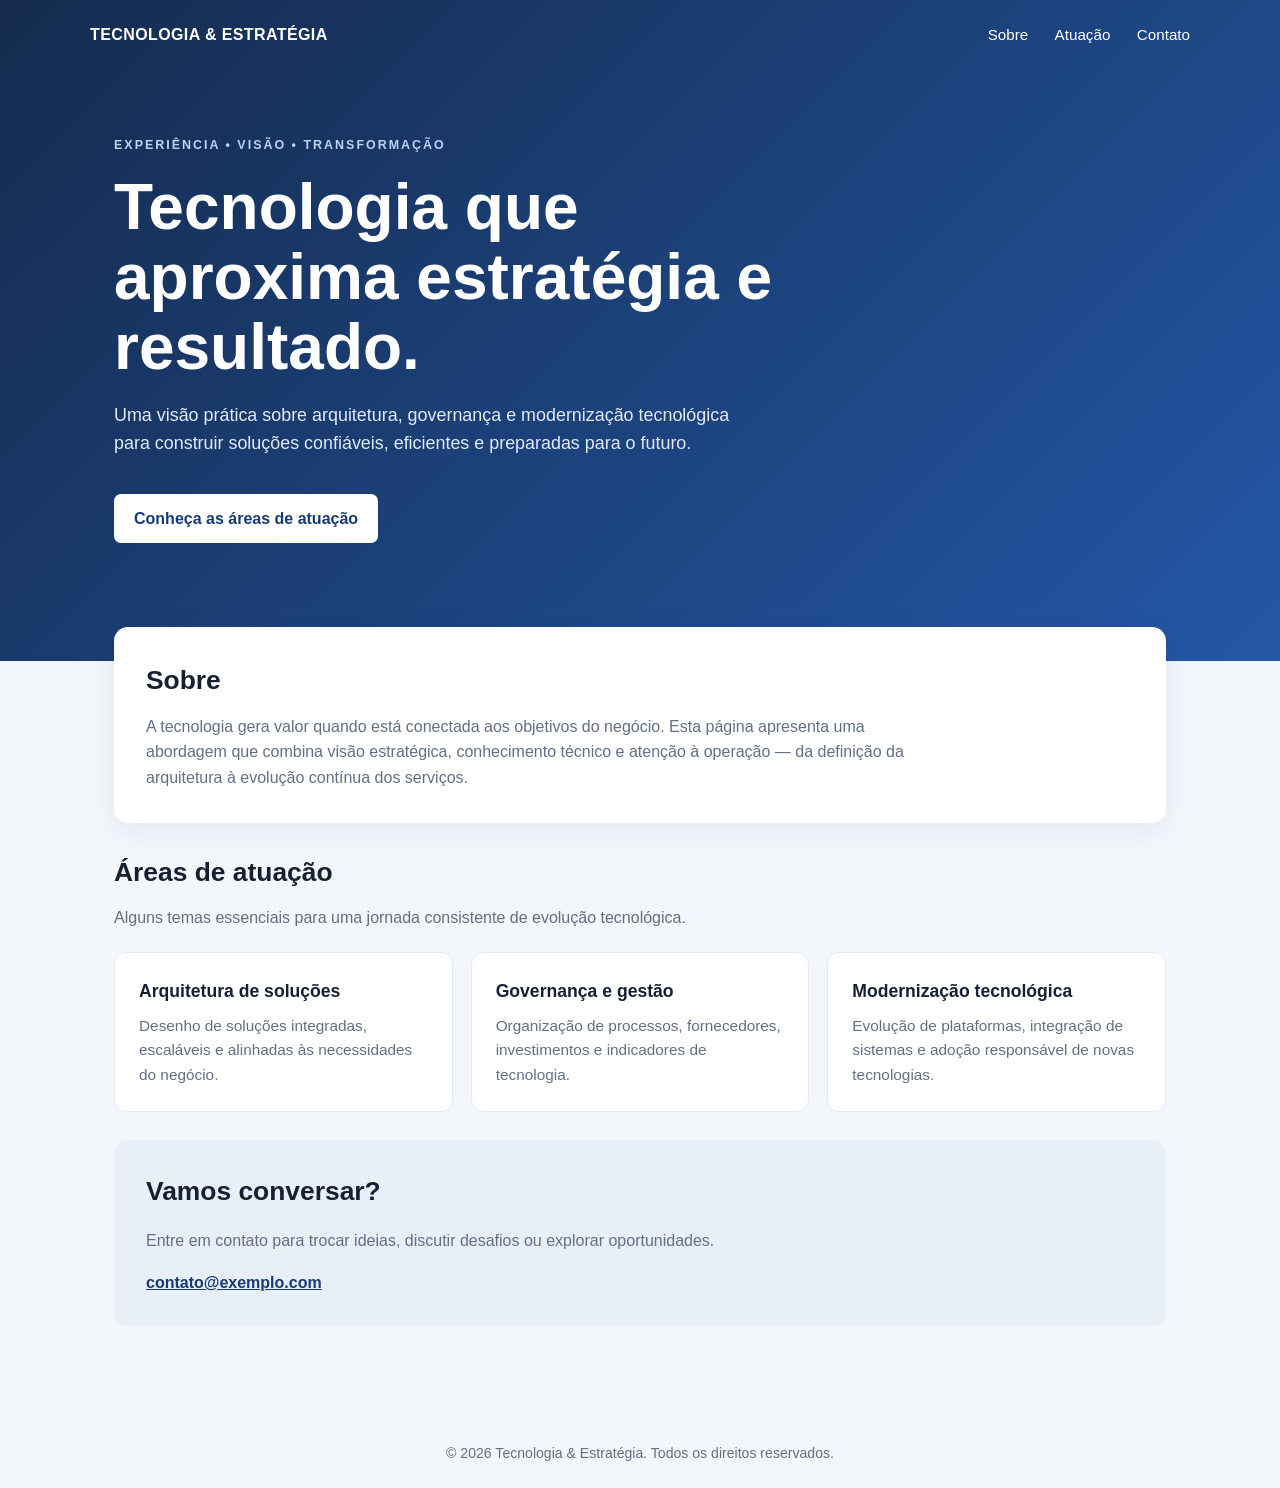
<file: apps/site-interno/frontend/teste.html>
<!DOCTYPE html>
<html lang="pt-BR">
<head>
  <meta charset="UTF-8">
  <meta name="viewport" content="width=device-width, initial-scale=1.0">
  <meta name="description" content="Página profissional sobre tecnologia, estratégia e modernização de negócios.">
  <title>Tecnologia & Estratégia</title>
  <link rel="stylesheet" href="css/teste.css">
</head>
<body>
  <header>
    <nav aria-label="Navegação principal">
      <div class="logo">TECNOLOGIA &amp; ESTRATÉGIA</div>
      <div>
        <a href="#sobre">Sobre</a>
        <a href="#atuacao">Atuação</a>
        <a href="#contato">Contato</a>
      </div>
    </nav>
    <div class="hero">
      <div class="eyebrow">Experiência • Visão • Transformação</div>
      <h1>Tecnologia que aproxima estratégia e resultado.</h1>
      <p>
        Uma visão prática sobre arquitetura, governança e modernização tecnológica
        para construir soluções confiáveis, eficientes e preparadas para o futuro.
      </p>
      <a class="button" href="#atuacao">Conheça as áreas de atuação</a>
    </div>
  </header>

  <main>
    <section id="sobre" class="panel">
      <h2>Sobre</h2>
      <p class="intro">
        A tecnologia gera valor quando está conectada aos objetivos do negócio.
        Esta página apresenta uma abordagem que combina visão estratégica,
        conhecimento técnico e atenção à operação — da definição da arquitetura
        à evolução contínua dos serviços.
      </p>
    </section>

    <section id="atuacao">
      <h2>Áreas de atuação</h2>
      <p class="intro">Alguns temas essenciais para uma jornada consistente de evolução tecnológica.</p>
      <div class="cards">
        <article class="card">
          <h3>Arquitetura de soluções</h3>
          <p>Desenho de soluções integradas, escaláveis e alinhadas às necessidades do negócio.</p>
        </article>
        <article class="card">
          <h3>Governança e gestão</h3>
          <p>Organização de processos, fornecedores, investimentos e indicadores de tecnologia.</p>
        </article>
        <article class="card">
          <h3>Modernização tecnológica</h3>
          <p>Evolução de plataformas, integração de sistemas e adoção responsável de novas tecnologias.</p>
        </article>
      </div>
    </section>

    <section id="contato" class="contact">
      <h2>Vamos conversar?</h2>
      <p>Entre em contato para trocar ideias, discutir desafios ou explorar oportunidades.</p>
      <!-- Substitua o endereço abaixo pelo seu e-mail. -->
      <a href="mailto:contato@exemplo.com">contato@exemplo.com</a>
    </section>
  </main>

  <footer>
    © 2026 Tecnologia &amp; Estratégia. Todos os direitos reservados.
  </footer>
</body>
</html>
</file>
<file: apps/site-interno/frontend/css/teste.css>
/* Estilos do teste.html: em arquivo separado porque a CSP da plataforma bloqueia <style> inline. */
:root {
  color-scheme: light;
  --ink: #172033;
  --muted: #637083;
  --brand: #2457a7;
  --brand-dark: #173b75;
  --surface: #ffffff;
  --background: #f3f6fb;
}
* { box-sizing: border-box; }
body {
  margin: 0;
  font-family: Arial, Helvetica, sans-serif;
  color: var(--ink);
  background: var(--background);
  line-height: 1.6;
}
header {
  background: linear-gradient(135deg, #142b4d, #2457a7);
  color: white;
  padding: 22px max(6vw, 24px);
}
nav {
  max-width: 1100px;
  margin: auto;
  display: flex;
  justify-content: space-between;
  align-items: center;
  gap: 20px;
}
.logo { font-weight: 700; letter-spacing: .4px; }
nav a { color: white; text-decoration: none; margin-left: 22px; font-size: .95rem; }
nav a:hover { text-decoration: underline; }
.hero {
  max-width: 1100px;
  margin: auto;
  padding: 88px 24px 96px;
  color: white;
}
.eyebrow {
  text-transform: uppercase;
  letter-spacing: 2px;
  font-size: .78rem;
  font-weight: 700;
  color: #bcd2f5;
}
h1 { font-size: clamp(2.3rem, 5vw, 4.2rem); line-height: 1.1; max-width: 760px; margin: 16px 0; }
.hero p { max-width: 650px; color: #e1eafa; font-size: 1.12rem; }
.button {
  display: inline-block;
  margin-top: 18px;
  padding: 12px 20px;
  border-radius: 7px;
  background: white;
  color: var(--brand-dark);
  text-decoration: none;
  font-weight: 700;
}
main { max-width: 1100px; margin: -34px auto 0; padding: 0 24px 64px; }
section { margin-bottom: 28px; }
.panel {
  background: var(--surface);
  border-radius: 14px;
  padding: 32px;
  box-shadow: 0 8px 28px rgba(25, 45, 80, .07);
}
h2 { margin: 0 0 12px; font-size: 1.65rem; }
.intro { color: var(--muted); max-width: 780px; margin: 0; }
.cards {
  display: grid;
  grid-template-columns: repeat(3, 1fr);
  gap: 18px;
  margin-top: 22px;
}
.card {
  background: var(--surface);
  border: 1px solid #e4eaf2;
  border-radius: 12px;
  padding: 24px;
}
.card h3 { margin: 0 0 8px; font-size: 1.1rem; }
.card p { margin: 0; color: var(--muted); font-size: .96rem; }
.contact {
  background: #e8eff9;
  border-radius: 14px;
  padding: 30px 32px;
}
.contact p { color: var(--muted); }
.contact a { color: var(--brand-dark); font-weight: 700; }
footer { text-align: center; color: var(--muted); padding: 24px; font-size: .88rem; }
@media (max-width: 720px) {
  nav { align-items: flex-start; flex-direction: column; }
  nav a { margin: 0 16px 0 0; }
  .hero { padding-top: 64px; }
  .cards { grid-template-columns: 1fr; }
  .panel { padding: 24px; }
}
</file>
